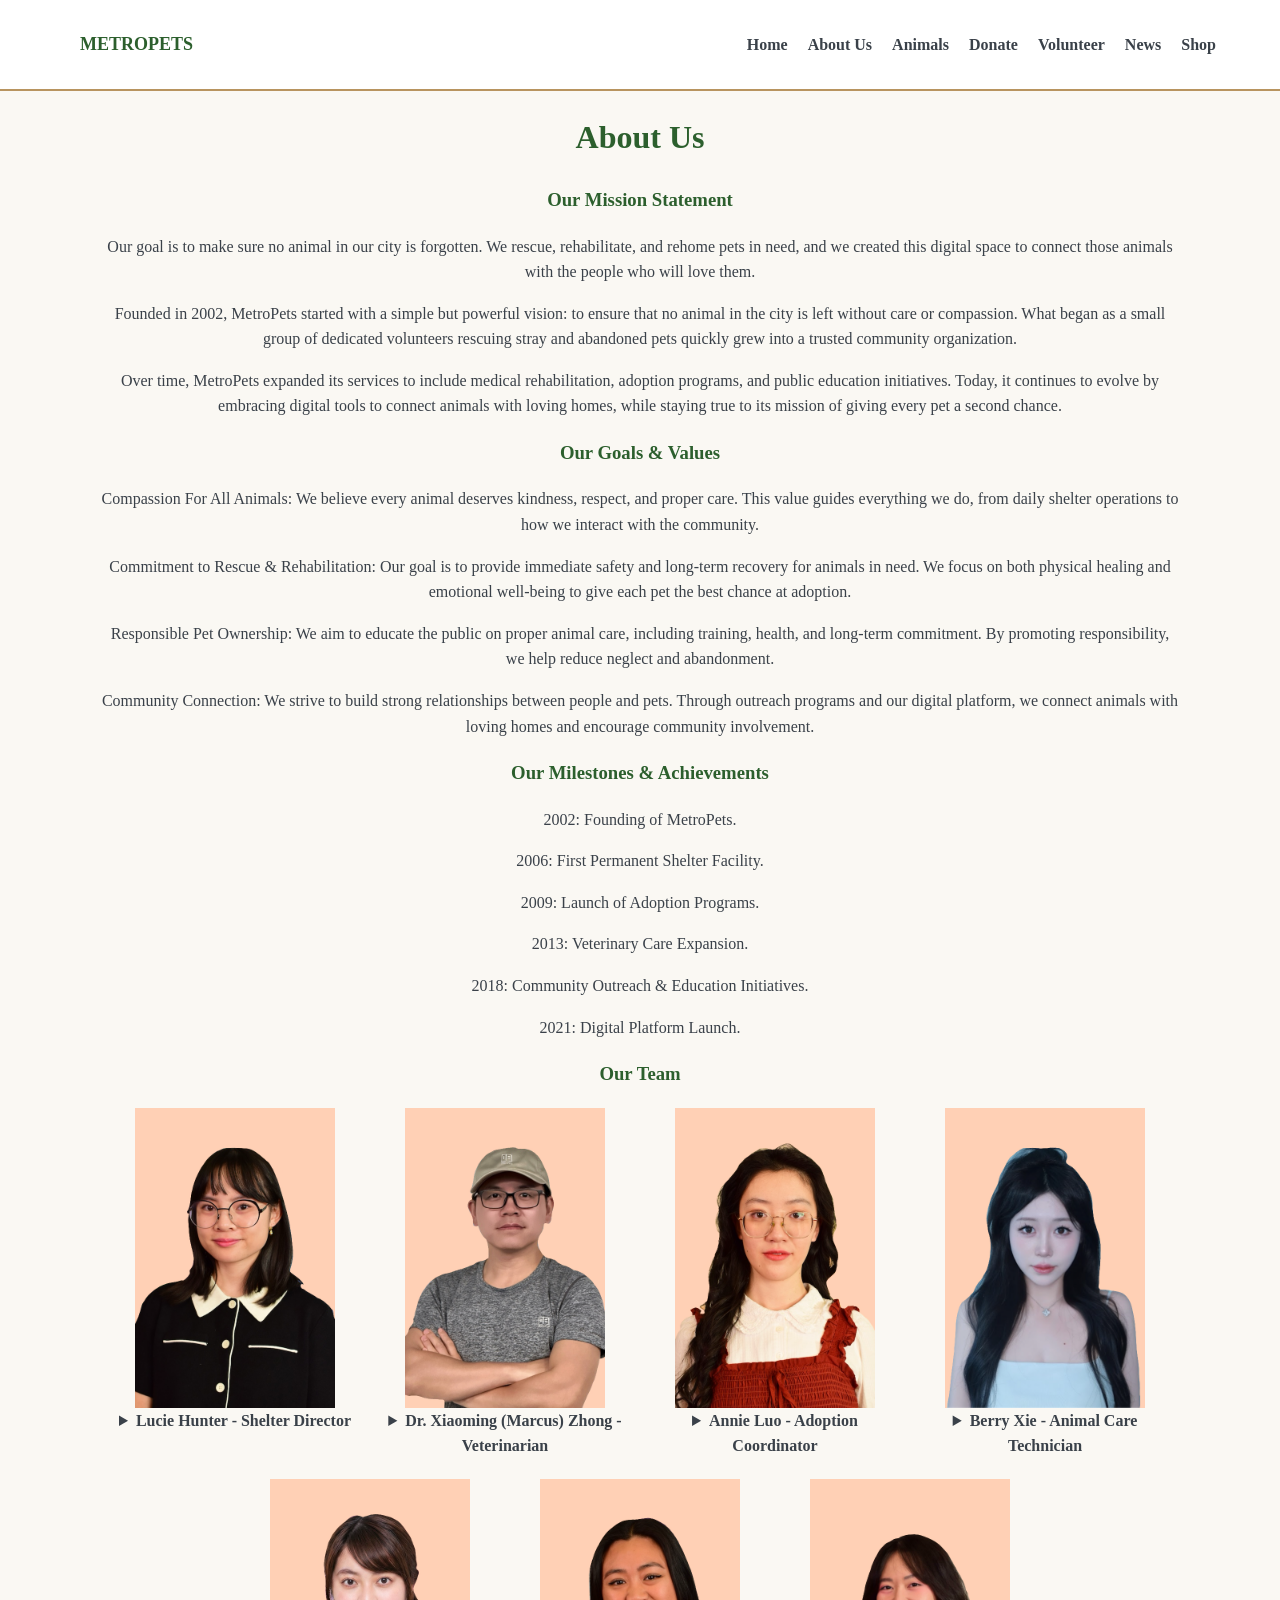
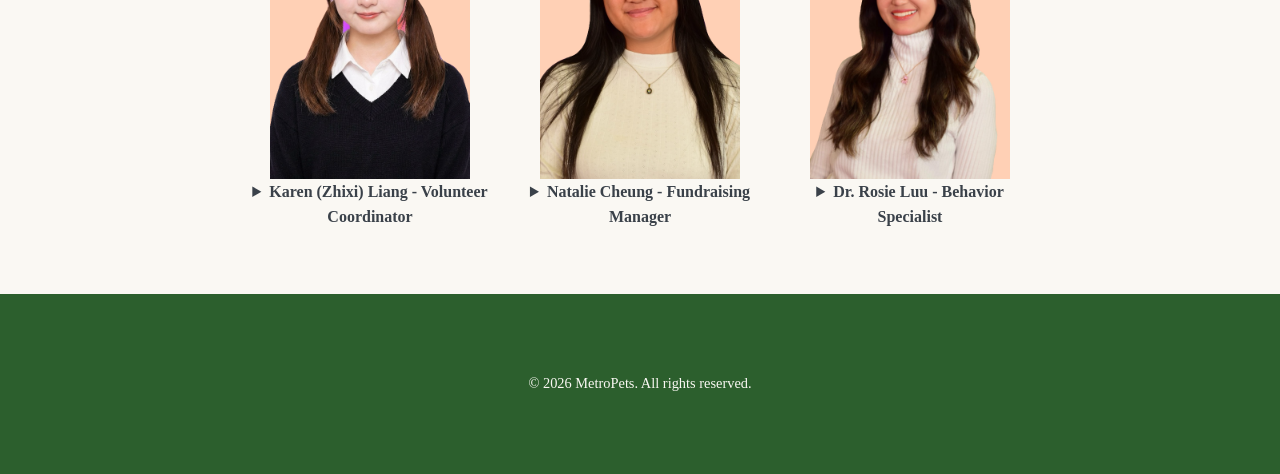
<file: about.html>
<!DOCTYPE html>
<html lang="en">
<head>
    <meta charset="UTF-8">
    <meta name="viewport" content="width=device-width, initial-scale=1.0">
    <title>about</title>
    <link rel="stylesheet" href="about.css">
</head>
<body>

   <nav id="nav_bar">
    <div id="logo">METROPETS</div>
    <ul>
        <li><a href="index.html">Home</a></li>
        <li><a href="about.html">About Us</a></li>
        <li><a href="animals.html">Animals</a></li>
        <li><a href="donation.html">Donate</a></li>
        <li><a href="volunteer.html">Volunteer</a></li>
        <li><a href="news.html">News</a></li>
        <li><a href="shop.html">Shop</a></li>
    </ul>
</nav>

    <h1 id="header">About Us</h1>
    <h3 id="text">Our Mission Statement</h3>
    <p id="text">Our goal is to make sure no animal in our city is forgotten. We rescue, rehabilitate, and rehome pets in need, and we created this digital space to connect those animals with the people who will love them.</p>
    <p id="text">Founded in 2002, MetroPets started with a simple but powerful vision: to ensure that no animal in the city is left without care or compassion. What began as a small group of dedicated volunteers rescuing stray and abandoned pets quickly grew into a trusted community organization.</p>
    <p id="text">Over time, MetroPets expanded its services to include medical rehabilitation, adoption programs, and public education initiatives. Today, it continues to evolve by embracing digital tools to connect animals with loving homes, while staying true to its mission of giving every pet a second chance.</p>

    <h3 id="header">Our Goals & Values</h3>
    <p id="text">Compassion For All Animals: We believe every animal deserves kindness, respect, and proper care. This value guides everything we do, from daily shelter operations to how we interact with the community.</p>
    <p id="text">Commitment to Rescue & Rehabilitation: Our goal is to provide immediate safety and long-term recovery for animals in need. We focus on both physical healing and emotional well-being to give each pet the best chance at adoption.</p>
    <p id="text">Responsible Pet Ownership: We aim to educate the public on proper animal care, including training, health, and long-term commitment. By promoting responsibility, we help reduce neglect and abandonment.</p>
    <p id="text">Community Connection: We strive to build strong relationships between people and pets. Through outreach programs and our digital platform, we connect animals with loving homes and encourage community involvement.</p>

    <h3 id="header">Our Milestones & Achievements</h3>
    <p id="timeline1">2002: Founding of MetroPets.</p>
    <p id="timeline2">2006: First Permanent Shelter Facility.</p>
    <p id="timeline3">2009: Launch of Adoption Programs.</p>
    <p id="timeline4">2013: Veterinary Care Expansion.</p>
    <p id="timeline5">2018: Community Outreach & Education Initiatives.</p>
    <p id="timeline6">2021: Digital Platform Launch.</p>

<h3 id="header">Our Team</h3>

<div class="facts-container">

    <div class="fact-item">
        <img src="About_ProfilePics/LucieHunter.png" width="200">
        <details>
            <summary><strong>Lucie Hunter - Shelter Director</strong></summary>
            <p>
                Lucie has led the shelter for over a decade, transforming it from a small local operation into a nationally recognized rescue center. With a background in nonprofit management and a lifelong passion for animal welfare, she focuses on expanding adoption programs and building partnerships with veterinary clinics. Outside of work, Lucie fosters senior dogs that are often overlooked.
            </p>
        </details>
    </div>

    <div class="fact-item">
        <img src="About_ProfilePics/Xiaoming_Marcus_Zhong.png" width="200">
        <details>
            <summary><strong>Dr. Xiaoming (Marcus) Zhong - Veterinarian</strong></summary>
            <p>
                Dr. Zhong joined the shelter after several years in private practice, seeking more meaningful, community-focused work. He specializes in emergency care and rehabilitation for injured animals brought in by animal control. Known for his calm demeanor, Xiaoming has helped save hundreds of animals and regularly trains staff in basic medical care.
            </p>
        </details>
    </div>

    <div class="fact-item">
        <img src="About_ProfilePics/AnnieLuo.png" width="200">
        <details>
            <summary><strong>Annie Luo - Adoption Coordinator</strong></summary>
            <p>
                Annie is the friendly face many adopters first meet. With a degree in psychology, she has a knack for matching families with the right pets based on lifestyle and personality. Annie also runs adoption events and has successfully placed over 1,000 animals into loving homes.
            </p>
        </details>
    </div>

    <div class="fact-item">
        <img src="About_ProfilePics/BerryXie.png" width="200">
        <details>
            <summary><strong>Berry Xie - Animal Care Technician</strong></summary>
            <p>
                Berry ensures the animals are clean, fed, and comfortable every day. Starting as a volunteer in high school, Berry quickly turned her passion into a full-time career. She is especially skilled at working with anxious or traumatized animals, helping them feel safe and ready for adoption.
            </p>
        </details>
    </div>

    <div class="fact-item">
        <img src="About_ProfilePics/KarenLiang.png" width="200">
        <details>
            <summary><strong>Karen (Zhixi) Liang - Volunteer Coordinator</strong></summary>
            <p>
                Karen manages a team of over 150 volunteers. With a background in human resources, she excels at training and organizing people from all walks of life. Karen developed a mentorship program that pairs new volunteers with experienced ones, improving retention and overall animal care quality.
            </p>
        </details>
    </div>

    <div class="fact-item">
        <img src="About_ProfilePics/NatalieCheung.png" width="200">
        <details>
            <summary><strong>Natalie Cheung - Fundraising Manager</strong></summary>
            <p>
                Natalie is the creative force behind the shelter’s funding efforts. From organizing charity galas to running viral social media campaigns, Natalie has doubled the shelter’s annual donations in just three years. She believes storytelling is key and often shares heartwarming rescue stories to engage the community.
            </p>
        </details>
    </div>

    <div class="fact-item">
        <img src="About_ProfilePics/RosieLuu.png" width="200">
        <details>
            <summary><strong>Dr. Rosie Luu - Behavior Specialist</strong></summary>
            <p>
                Dr. Luu is an animal behaviorist who works with pets that have experienced trauma or behavioral challenges. With a PhD in animal behavior, she designs rehabilitation plans that improve adoptability. Her work has helped many “unadoptable” animals find homes, including several formerly aggressive dogs.
            </p>
        </details>
    </div>

</div>



                            <script>
/////Timeline Details/////
                               const timeline1 = document.getElementById("timeline1");
                               timeline1.addEventListener("mouseover",function(){
                                this.dataset.original = this.innerHTML;
                                this.innerHTML = "2002: Founding of MetroPets. MetroPets was established by a small group of volunteers dedicated to rescuing stray and abandoned animals, operating out of a modest temporary shelter."
                            });
                               timeline1.addEventListener("mouseout", function(){
                                this.innerHTML = this.dataset.original;
                            });  


                               const timeline2 = document.getElementById("timeline2");
                               timeline2.addEventListener("mouseover",function(){
                                this.dataset.original = this.innerHTML;
                                this.innerHTML = "2006: First Permanent Shelter Facility. The organization secured funding to open its first full-service shelter, allowing for increased capacity and improved care for rescued animals."
                            });
                               timeline2. addEventListener("mouseout", function(){
                                this.innerHTML = this.dataset.original;
                            });  


                                const timeline3 = document.getElementById("timeline3");
                               timeline3.addEventListener("mouseover",function(){
                                this.dataset.original = this.innerHTML;
                                this.innerHTML = "2009: Launch of Adoption Programs. MetroPets introduced structured adoption services, including community adoption events, which significantly increased successful placements."
                            });
                               timeline3. addEventListener("mouseout", function(){
                                this.innerHTML = this.dataset.original;
                            }); 


                            const timeline4 = document.getElementById("timeline4");
                               timeline4.addEventListener("mouseover",function(){
                                this.dataset.original = this.innerHTML;
                                this.innerHTML = "2013: Veterinary Care Expansion. An on-site veterinary clinic was added, enabling the shelter to provide medical treatment, vaccinations, and rehabilitation for injured and sick animals."
                            });
                               timeline4. addEventListener("mouseout", function(){
                                this.innerHTML = this.dataset.original;
                            }); 


                              const timeline5 = document.getElementById("timeline5");
                               timeline5.addEventListener("mouseover",function(){
                                this.dataset.original = this.innerHTML;
                                this.innerHTML = "2018: Community Outreach & Education Initiatives. MetroPets expanded into public education, offering workshops and campaigns focused on responsible pet ownership."
                            });
                               timeline5. addEventListener("mouseout", function(){
                                this.innerHTML = this.dataset.original;
                            }); 


                             const timeline6 = document.getElementById("timeline6");
                               timeline6.addEventListener("mouseover",function(){
                                this.dataset.original = this.innerHTML;
                                this.innerHTML = "2021: Digital Platform Launch. MetroPets launched its online platform to connect animals with potential adopters, making it easier for the community to engage, adopt, and support."
                            });
                               timeline6. addEventListener("mouseout", function(){
                                this.innerHTML = this.dataset.original;
                            });   
/////Timeline Details/////

                        </script>

                        <footer>
        <div id="footer-content">
            <p id="copyright">&copy; 2026 MetroPets. All rights reserved.</p>
        </div>
    </footer>
                    </body>
                    </html>
</file>
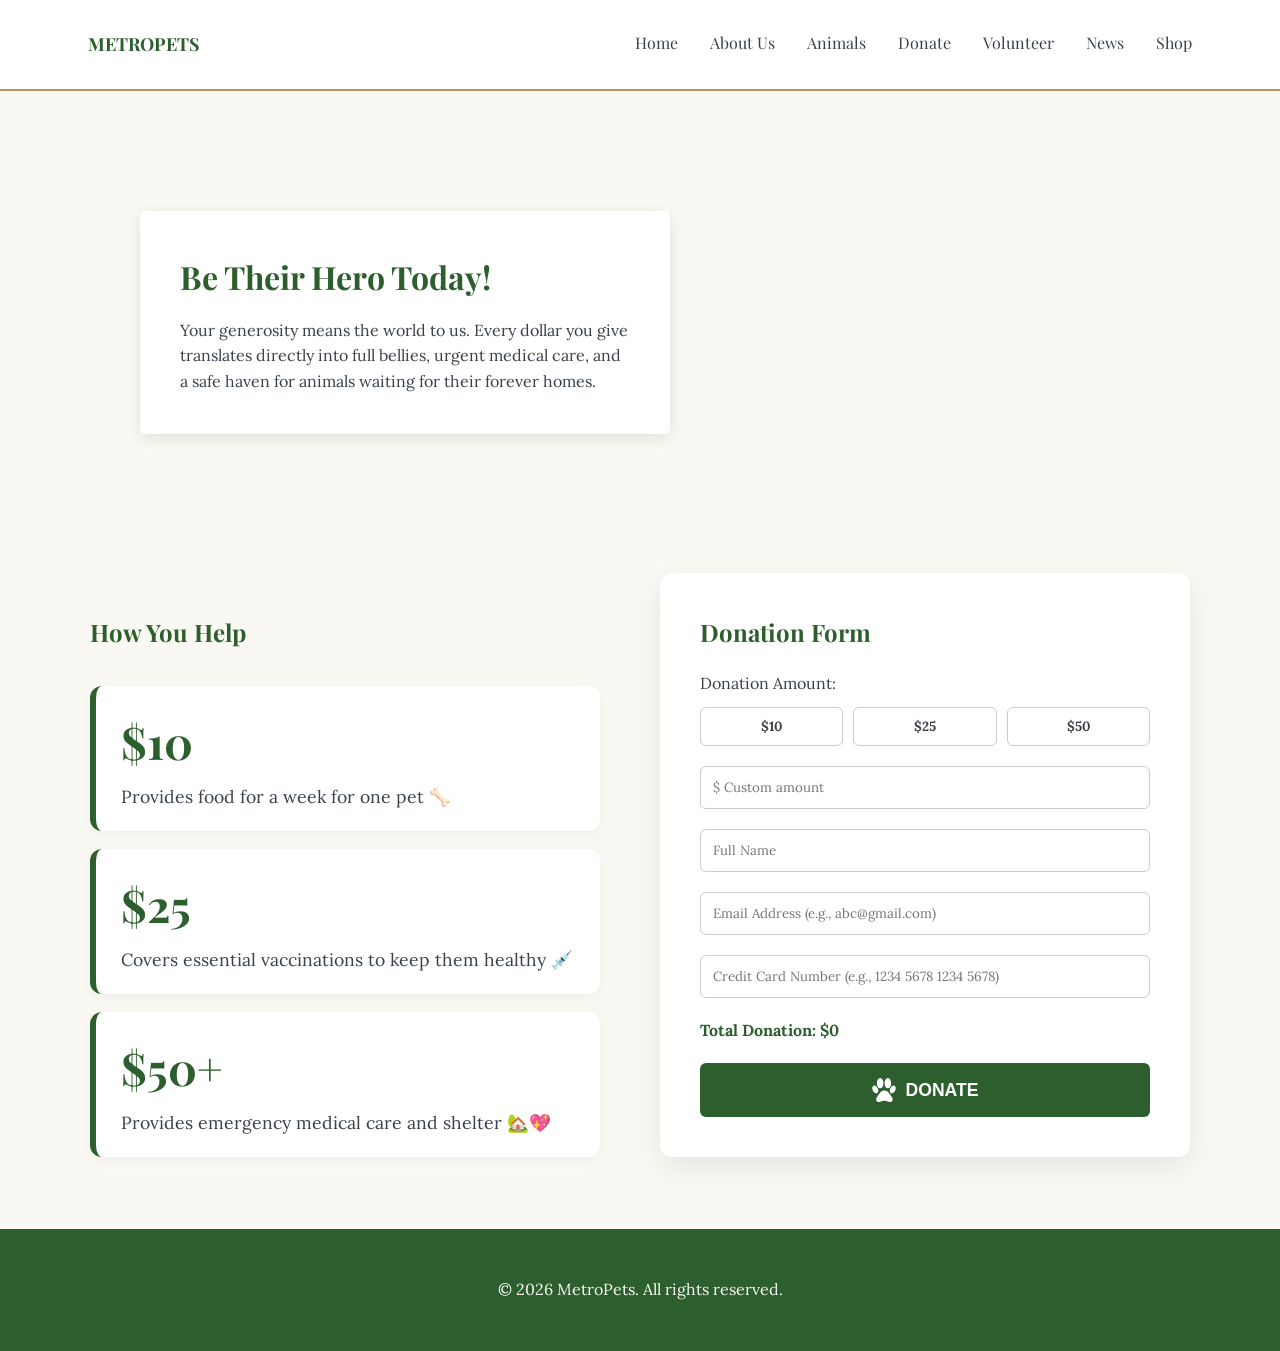
<file: donation.html>
<!DOCTYPE html>
<html lang="en">
<head>
    <meta charset="UTF-8">
    <meta name="viewport" content="width=device-width, initial-scale=1.0">
    <title>Donation - MetroPets</title>
    
    <link rel="preconnect" href="https://fonts.googleapis.com">
    <link rel="preconnect" href="https://fonts.gstatic.com" crossorigin>
    <link href="https://fonts.googleapis.com/css2?family=Lora:ital,wght@0,400..700;1,400..700&family=Playfair+Display:ital,wght@0,400..900;1,400..900&display=swap" rel="stylesheet">
    
    <link rel="stylesheet" href="donation.css">

</head>
<body>

    <nav id="nav_bar">
        <ul>
            <li><a href="shop.html">Shop</a></li>
            <li><a href="news.html">News</a></li>
            <li><a href="volunteer.html">Volunteer</a></li>
            <li><a href="donation.html">Donate</a></li>
            <li><a href="animals.html">Animals</a></li>
            <li><a href="about.html">About Us</a></li>
            <li><a href="index.html">Home</a></li>
            <div id="logo">METROPETS</div>
        </ul>
    </nav>

    <div class="container">
        <div class="herosection">
            <div class="herotext">
                <h1>Be Their Hero Today!</h1>    
                <p>Your generosity means the world to us. Every dollar you give translates directly into full bellies, urgent medical care, and a safe haven for animals waiting for their forever homes.</p>
            </div>
        </div>

        <div class="donationlayout">
            <div class="impact">
                <h2>How You Help</h2>
                <div class="impactitems">
                    <div class="impactitem">
                        <h3>$10</h3>
                        <p>Provides food for a week for one pet 🦴</p>
                    </div>
                    <div class="impactitem">
                        <h3>$25</h3>
                        <p>Covers essential vaccinations to keep them healthy 💉</p>
                    </div>
                    <div class="impactitem">
                        <h3>$50+</h3>
                        <p>Provides emergency medical care and shelter 🏡💖</p>
                    </div>
                </div>
            </div>

            <div class="donationcard">
                <form id="donationform"> 
                    <h2>Donation Form</h2>

                    <div class="formgroup">

                        <label>Donation Amount:</label>
                        <div class="amountbuttons">
                            <button type="button" id="b1" class="amountbutton">$10</button>
                            <button type="button" id="b2" class="amountbutton">$25</button>
                            <button type="button" id="b3" class="amountbutton">$50</button>
                        </div>

                        <input type="number" id="customamount" class="inputfield" placeholder="$ Custom amount">

                    </div>

                    <div class="formgroup">
                        <input type="text" id="fullname" class="inputfield" placeholder="Full Name">
                    </div>

                    <div class="formgroup">
                        <input type="email" id="emailaddress" class="inputfield" placeholder="Email Address (e.g., abc@gmail.com)">
                    </div>

                    <div class="formgroup">
                        <input type="text" id="cardnumber" class="inputfield" maxlength="19" placeholder="Credit Card Number (e.g., 1234 5678 1234 5678)">
                    </div>

                    <div class="formgroup">
                        <p style="font-weight: bold; color: var(--primary-color);">Total Donation: $<span id="totaldisplay">0</span></p>  
                    </div>

                    <p id="messagebox" ></p>

                    <button type="button" id="submitbutton" class="submitbutton"><svg width="24" height="24" viewBox="0 0 48.839 48.839" fill="currentColor">
                     <path d="M39.041,36.843c2.054,3.234,3.022,4.951,3.022,6.742c0,3.537-2.627,5.252-6.166,5.252
                     c-1.56,0-2.567-0.002-5.112-1.326c0,0-1.649-1.509-5.508-1.354c-3.895-0.154-5.545,1.373-5.545,1.373
                     c-2.545,1.323-3.516,1.309-5.074,1.309c-3.539,0-6.168-1.713-6.168-5.252c0-1.791,0.971-3.506,3.024-6.742
                     c0,0,3.881-6.445,7.244-9.477c2.43-2.188,5.973-2.18,5.973-2.18h1.093v-0.001c0,0,3.698-0.009,5.976,2.181
                     C35.059,30.51,39.041,36.844,39.041,36.843z M16.631,20.878c3.7,0,6.699-4.674,6.699-10.439S20.331,0,16.631,0
                     S9.932,4.674,9.932,10.439S12.931,20.878,16.631,20.878z M10.211,30.988c2.727-1.259,3.349-5.723,1.388-9.971
                     s-5.761-6.672-8.488-5.414s-3.348,5.723-1.388,9.971C3.684,29.822,7.484,32.245,10.211,30.988z M32.206,20.878
                     c3.7,0,6.7-4.674,6.7-10.439S35.906,0,32.206,0s-6.699,4.674-6.699,10.439C25.507,16.204,28.506,20.878,32.206,20.878z
                     M45.727,15.602c-2.728-1.259-6.527,1.165-8.488,5.414s-1.339,8.713,1.389,9.972c2.728,1.258,6.527-1.166,8.488-5.414
                     S48.455,16.861,45.727,15.602z"></path>
                 </svg> DONATE</button>
             </form>
         </div>
     </div>
 </div>
 <footer>
    <div id="footer-content">
        <p id="copyright">&copy; 2026 MetroPets. All rights reserved.</p>
    </div>

</footer>
<script>

    var b1=document.querySelector("#b1");
    var b2=document.querySelector("#b2");
    var b3=document.querySelector("#b3");

    var fullname=document.querySelector("#fullname");
    var emailaddress=document.querySelector("#emailaddress");
    var cardnumber=document.querySelector("#cardnumber");
    var customamount=document.querySelector("#customamount");
    var totaldisplay=document.querySelector("#totaldisplay");

    var submitbutton=document.querySelector("#submitbutton");

    var totalamount=0;

    b1.addEventListener("mouseover", gradient);
    b2.addEventListener("mouseover", gradient);
    b3.addEventListener("mouseover", gradient);

    b1.addEventListener("mouseout", back);
    b2.addEventListener("mouseout", back);
    b3.addEventListener("mouseout", back);

    b1.addEventListener("click", handlebuttonamount);
    b2.addEventListener("click", handlebuttonamount);
    b3.addEventListener("click", handlebuttonamount);

    fullname.addEventListener("mouseover", border);
    emailaddress.addEventListener("mouseover", border);
    cardnumber.addEventListener("mouseover", border);
    customamount.addEventListener("mouseover", border);

    fullname.addEventListener("mouseout", back2);
    emailaddress.addEventListener("mouseout", back2);
    cardnumber.addEventListener("mouseout", back2);
    customamount.addEventListener("mouseout", back2);

    submitbutton.addEventListener("mouseover", bold);
    submitbutton.addEventListener("mouseout", back3);

    submitbutton.addEventListener("click", checkform);

    cardnumber.addEventListener("input", function() {
    // Delete space/ non-numbers
        var rawNumbers = this.value.replace(/\D/g, '');

    // Separate card numbers into 4 groups with 3 spaces
        var formattedCard = rawNumbers.match(/\d{1,4}/g)?.join(' ') || '';

    // Length limit: 16 numbers + 3 spaces = max 19 characters
        this.value = formattedCard.substring(0, 19);
    });

    function gradient(){
        if (this.id=="b1"){this.style.background = 'linear-gradient(to bottom, #ffffff 0%, #e2e8f0 100%)';}
        else if(this.id=="b2"){this.style.background = 'linear-gradient(to bottom, #ffffff 0%, #e2e8f0 100%)';}
        else if(this.id=="b3"){this.style.background = 'linear-gradient(to bottom, #ffffff 0%, #e2e8f0 100%)';}
    }

    function back(){
        if (this.id=="b1"){this.style.background = ''}
         else if(this.id=="b2"){this.style.background = ''}
            else if(this.id=="b3"){this.style.background = ''}
        }

    function border(){
        if (this.id=="fullname"){this.style.border = "2px solid var(--primary-color)";}
        else if(this.id=="emailaddress"){this.style.border = "2px solid var(--primary-color)";}
        else if(this.id=="cardnumber"){this.style.border = "2px solid var(--primary-color)";}
        else if(this.id=="customamount"){this.style.border = "2px solid var(--primary-color)";}
    }

    function back2(){
        if (this.id=="fullname"){this.style.border = ''}
         else if(this.id=="emailaddress"){this.style.border = ''}
            else if(this.id=="cardnumber"){this.style.border = ''}
                else if(this.id=="customamount"){this.style.border = "";}
        }

        function bold(){submitbutton.style.background = "#1a3b1a";
    }

    function back3(){submitbutton.style.background = '';
}

function checkform(){
    var messagebox=document.querySelector("#messagebox");
    var nameval=fullname.value;
    var emailval=emailaddress.value;
    var cardval=cardnumber.value;

            // Reset borders to normal state (gray)

    fullname.style.border = "1px solid #ccc";
    emailaddress.style.border = "1px solid #ccc";
    customamount.style.border = "1px solid #ccc";
    cardnumber.style.border = "1px solid #ccc";
    messagebox.textContent = "";

            // Scene 1: missing personal info 

    if(nameval=="" || emailval=="" || cardval==""){messagebox.textContent="Please fill in all required fields.";
    messagebox.style.color="red";

    if (nameval=="") {fullname.style.border = "2px solid red";}
    if (emailval=="") {emailaddress.style.border = "2px solid red";}
    if (cardval=="") {cardnumber.style.border="2px solid red";}
    return;}

            // Scene 2: invalid donation amount 

    if (totalamount<= 0) {messagebox.textContent="Please select or enter a valid donation amount.";
    messagebox.style.color="red";
    customamount.style.border="2px solid red";
    return;}

            // Scene 3: invalid email 

    if (isValidEmail(emailval)==false) {
        messagebox.textContent="Please enter a valid email address.";
        messagebox.style.color="red";
        emailaddress.style.border="2px solid red";
        return;}

            // Scene 4: invalid card number

        if (isValidCard(cardval) == false) {
            messagebox.textContent = "Please enter a valid 16-digit credit card number.";
            messagebox.style.color = "red";
            cardnumber.style.border = "2px solid red";
            return;
        }

        messagebox.textContent="Thank you, "+nameval+"! Your donation makes a difference.";
        messagebox.style.color="green";

                // Reset after successful donation

        fullname.value = "";
        emailaddress.value = "";
        customamount.value = "";
        cardnumber.value = "";
        totalamount=0;
        document.querySelector("#totaldisplay").textContent = "0";
        clearSelection(); 
    }

    function isValidEmail(email) {
        return email.includes("@") && email.includes(".");
    }

    function isValidCard(card) {
        var cleanCard = card.replace(/\s+/g, '');
        var regex = /^\d{16}$/;
        return regex.test(cleanCard);
    }

            // Remove highlight from all buttons and custom amount input

    function clearSelection() {
        b1.classList.remove("selectedamount");
        b2.classList.remove("selectedamount");
        b3.classList.remove("selectedamount");
        customamount.classList.remove("selectedamount");
    }

    function handlebuttonamount() {
        clearSelection();  
    this.classList.add("selectedamount"); // Highlight this button or input to show it is selected
    customamount.value = "";
    if (this.id == "b1") totalamount = 10;
    else if (this.id == "b2") totalamount = 25;
    else if (this.id == "b3") totalamount = 50;

    totaldisplay.textContent = totalamount; 
}

customamount.addEventListener("input", function() {
    clearSelection();  
    this.classList.add("selectedamount"); 
    
    var inputamount = Number(this.value); 
    
    if (inputamount > 0) {
        totalamount = inputamount;
    } else {
        totalamount = 0; 
    }
    
    totaldisplay.textContent = totalamount; 
});

</script>

</body>
</html>
</file>
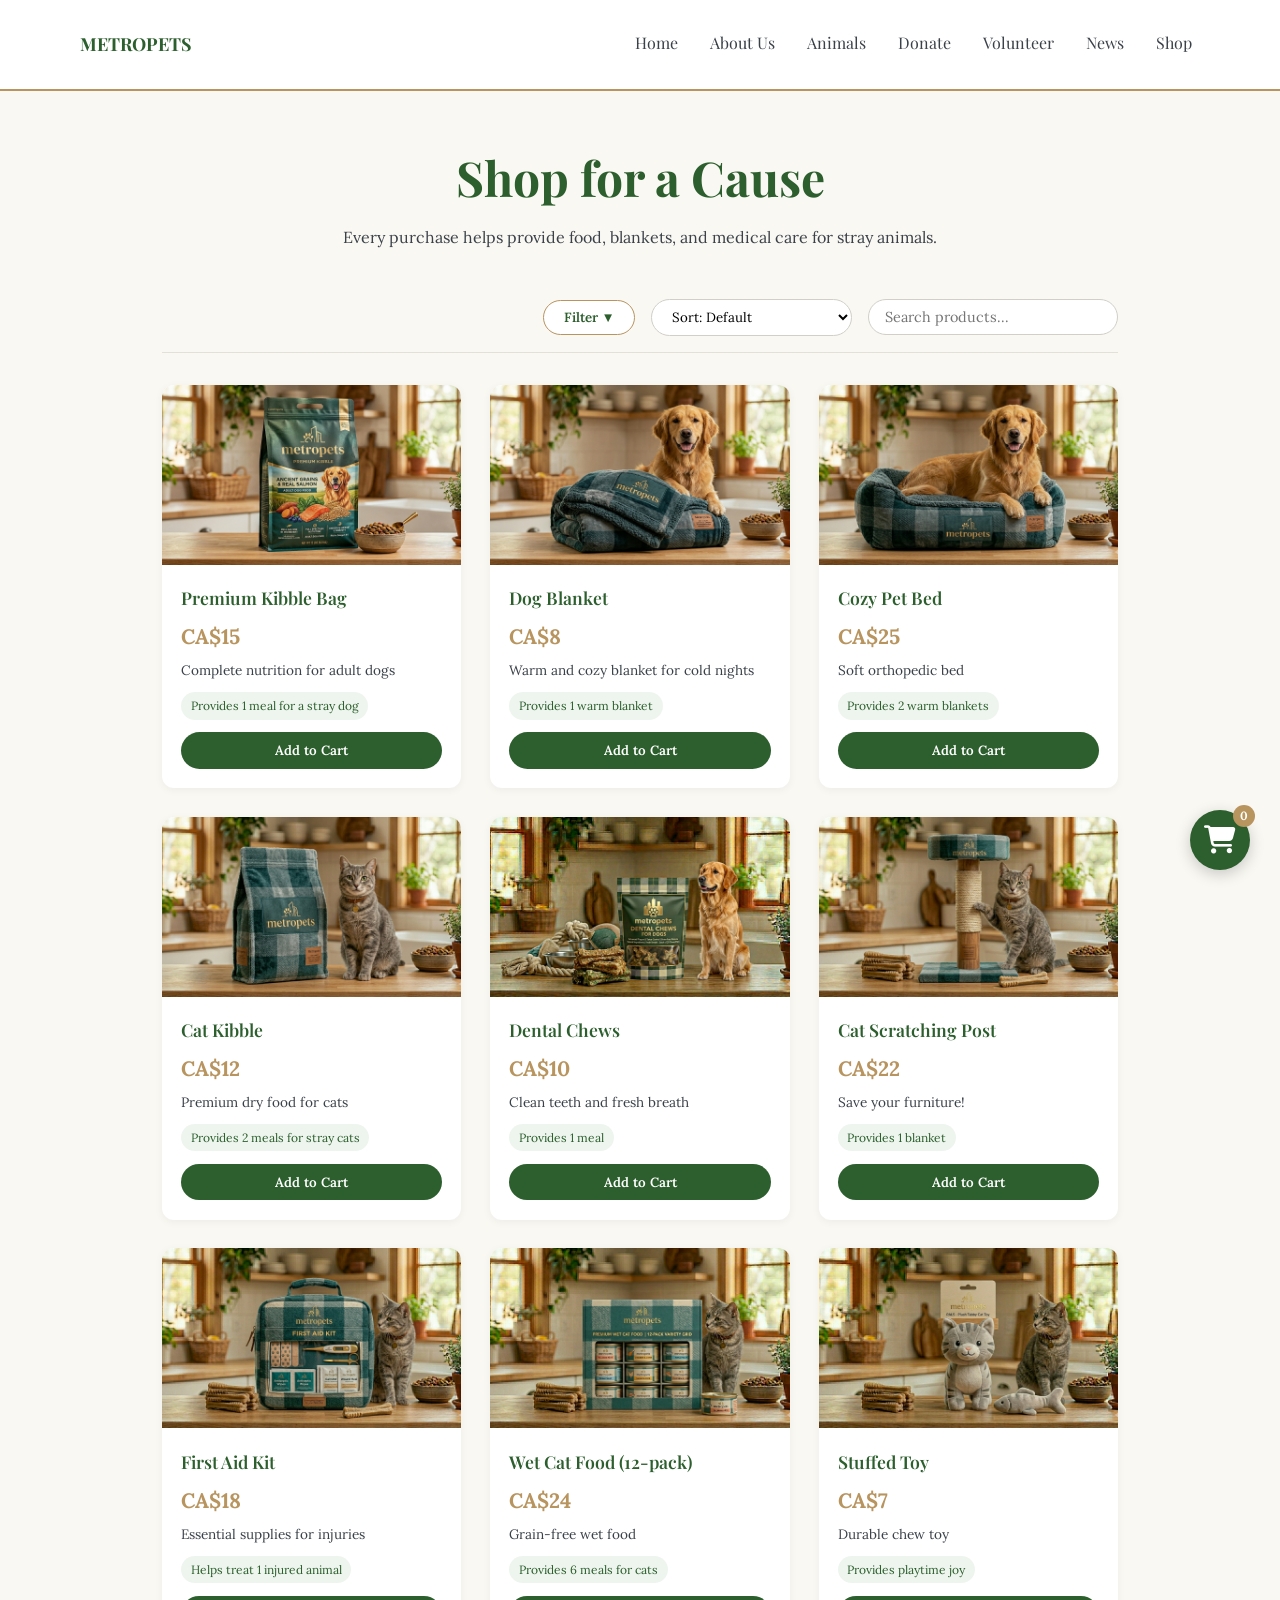
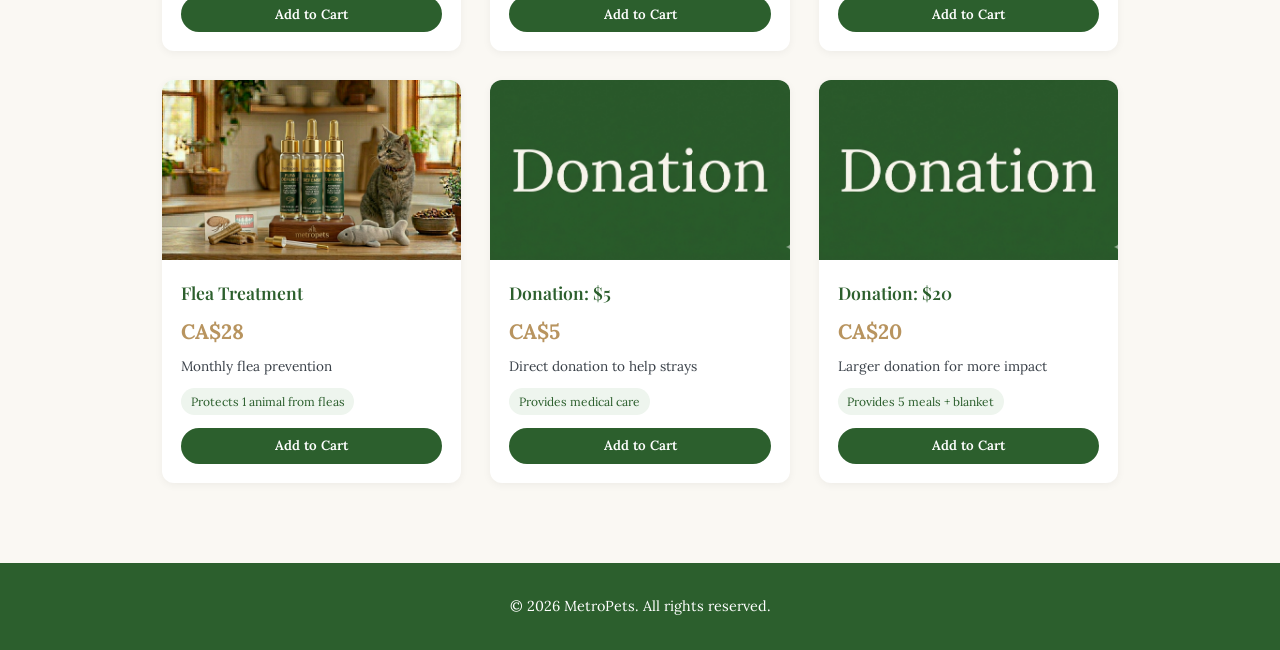
<file: shop.html>
<!DOCTYPE html>
<html lang="en">
<head>
    <meta charset="UTF-8">
    <meta name="viewport" content="width=device-width, initial-scale=1.0">
    <title>MetroPets - Shop</title>
    <link rel="stylesheet" href="shop.css">
    <link rel="stylesheet" href="https://cdnjs.cloudflare.com/ajax/libs/font-awesome/6.5.1/css/all.min.css">
    <link href="https://fonts.googleapis.com/css2?family=Playfair+Display:wght@400;700&family=Lora:wght@400;500;600&display=swap" rel="stylesheet">
</head>
<body>

    <nav>
        <div class="logo">METROPETS</div>
        <ul>
            <li><a href="index.html">Home</a></li>
            <li><a href="about.html">About Us</a></li>
            <li><a href="animals.html">Animals</a></li>
            <li><a href="donation.html">Donate</a></li>
            <li><a href="volunteer.html">Volunteer</a></li>
            <li><a href="news.html">News</a></li>
            <li><a href="shop.html">Shop</a></li>
        </ul>
        </ul>
    </nav>

    <div class="container">
        <div class="page-header">
            <h1>Shop for a Cause</h1>
            <p>Every purchase helps provide food, blankets, and medical care for stray animals.</p>
        </div>

        <!-- Controls Row: Filter Button | Sort | Search -->
        <div class="shop-controls">
            <!-- Filter Button (opens modal) -->
            <button id="filterModalBtn" class="filter-trigger-btn">Filter ▼</button>

            <!-- Sort Dropdown -->
            <select id="sortSelect" class="sort-select">
                <option value="default">Sort: Default</option>
                <option value="price-asc">Sort: Price Low to High</option>
                <option value="price-desc">Sort: Price High to Low</option>
            </select>

            <!-- Search Box -->
            <div class="search-box">
                <input type="text" id="searchInput" placeholder="Search products...">
            </div>
        </div>

        <!-- Message Area -->
        <div id="messageArea" class="message-area"></div>

        <!-- Product Grid -->
        <div id="productGrid" class="product-grid"></div>
    </div>

    <!-- Filter Modal (Popup) -->
    <div id="filterModal" class="modal">
        <div class="modal-content">
            <span class="close-btn">&times;</span>
            <h3>Filter by Category</h3>
            <div class="modal-filter-group">
                <button data-category="all" class="filter-btn active">All</button>
                <button data-category="food" class="filter-btn">Dog Food</button>
                <button data-category="cat-food" class="filter-btn">Cat Food</button>
                <button data-category="accessories" class="filter-btn">Accessories</button>
                <button data-category="medical" class="filter-btn">Medical</button>
                <button data-category="donation" class="filter-btn">Donation</button>
            </div>
            <button id="modalClearBtn" class="clear-btn" style="margin-top: 1rem;">Clear All Filters</button>
        </div>
    </div>

    <!-- Shopping Cart Sidebar -->
    <div id="cartSidebar" class="cart-sidebar">
        <div class="cart-sidebar-header">
            <h3>Add to Cart <i class="fas fa-shopping-cart"></i></h3>
            <span id="closeCartBtn" class="close-cart">&times;</span>
        </div>
        <div id="cartItemsList" class="cart-items-list">
            <div class="empty-cart-message">Your cart is empty</div>
        </div>
        <div class="cart-sidebar-footer">
            <div class="cart-total">Total: $<span id="cartTotalAmount">0</span></div>
            <button id="checkoutBtn" class="checkout-btn">Checkout</button>
        </div>
    </div>

    <!-- Cart Icon -->
    <div id="cartIcon" class="cart-icon">
        <i class="fas fa-shopping-cart" style="font-size: 28px; color: white;"></i>
        <span id="cartItemCount" class="cart-item-count">0</span>
    </div>

    <footer>
        <p>&copy; 2026 MetroPets. All rights reserved.</p>
    </footer>

    <script src="shop.js"></script>
</body>
</html>
</file>
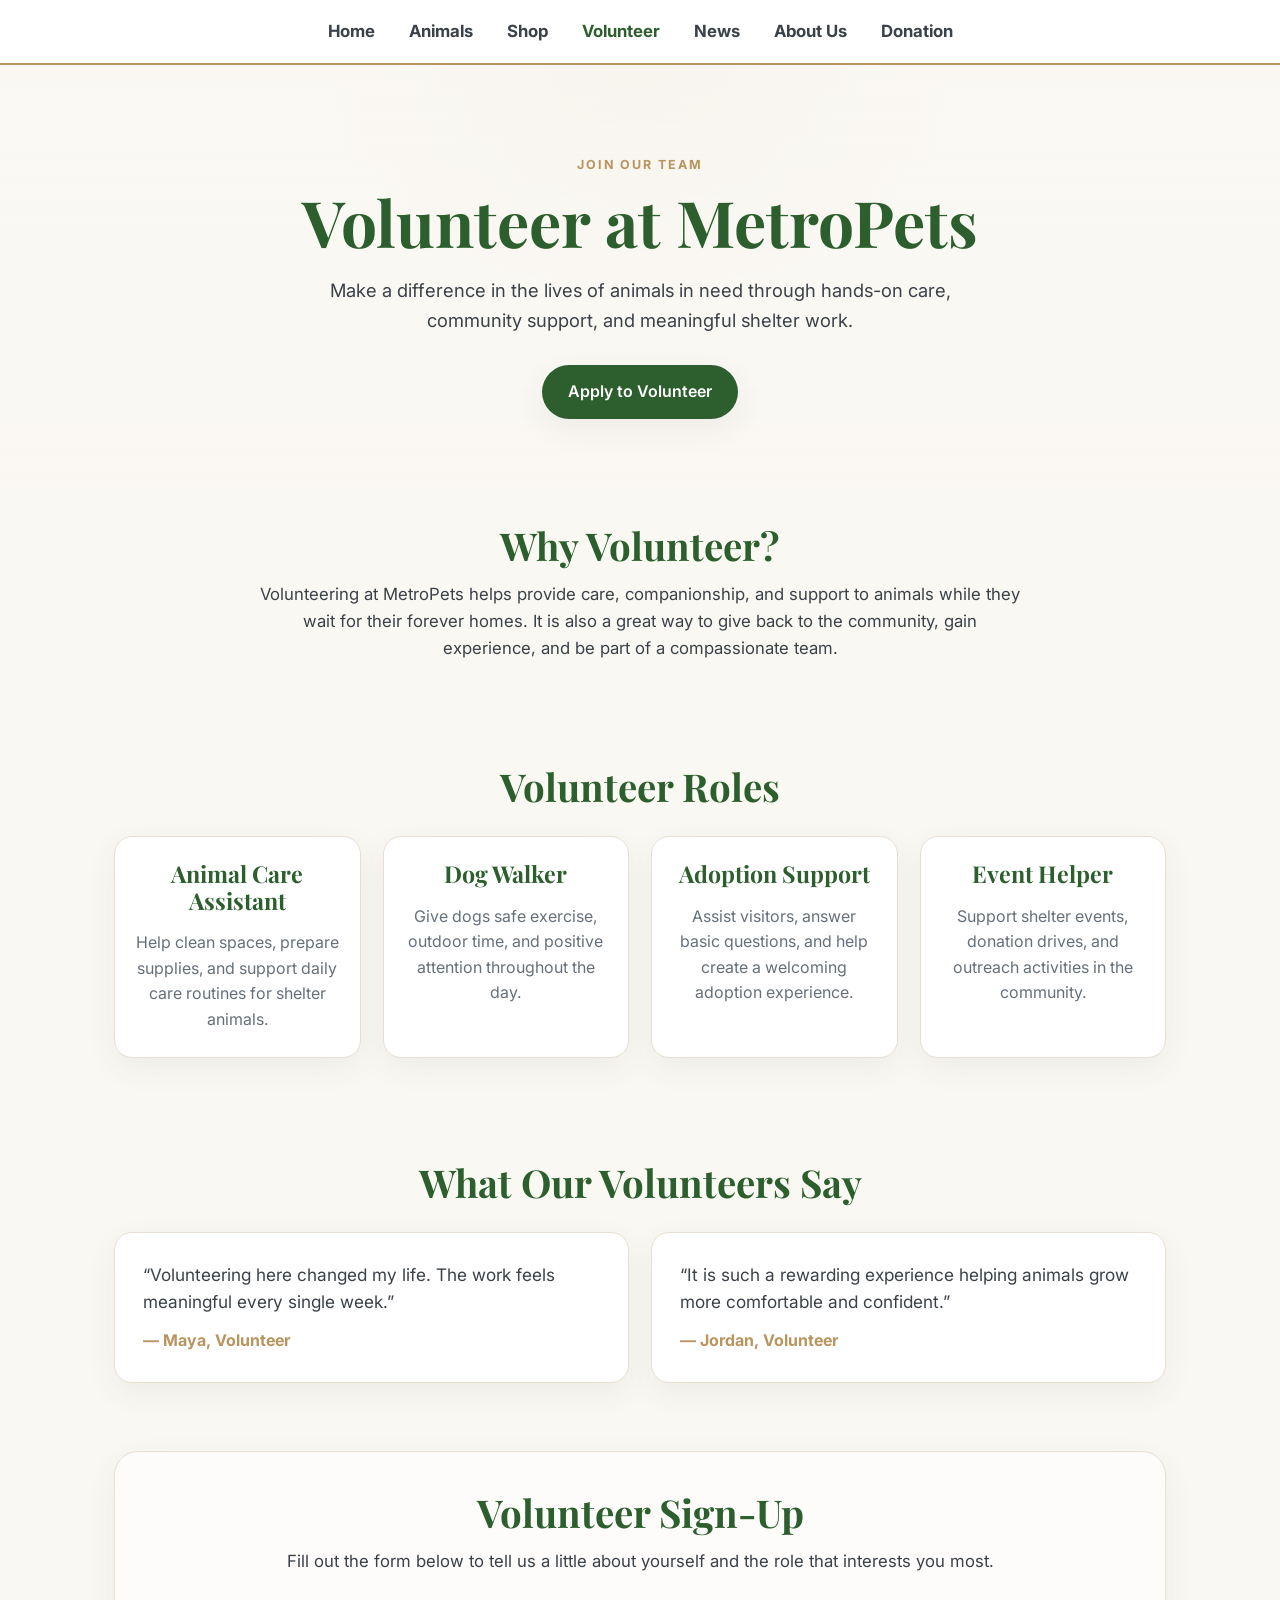
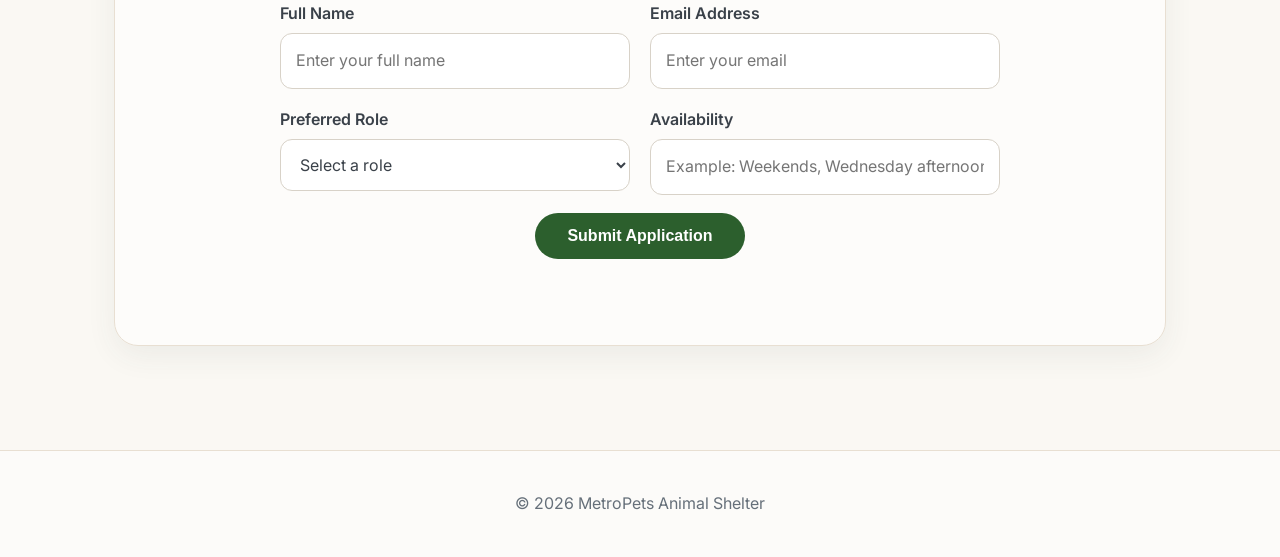
<file: volunteer.html>
<!DOCTYPE html>
<html lang="en">
<head>
  <meta charset="UTF-8">
  <meta name="viewport" content="width=device-width, initial-scale=1.0">
  <title>Volunteer | MetroPets</title>
  <link rel="preconnect" href="https://fonts.googleapis.com">
  <link rel="preconnect" href="https://fonts.gstatic.com" crossorigin>
  <link href="https://fonts.googleapis.com/css2?family=Playfair+Display:wght@600;700&family=Inter:wght@400;500;600&display=swap" rel="stylesheet">
  <link rel="stylesheet" href="volunteer.css">
</head>
<body>
  <nav class="navbar">
    <ul class="nav-links">
      <li><a href="index.html">Home</a></li>
      <li><a href="animals.html">Animals</a></li>
      <li><a href="shop.html">Shop</a></li>
      <li><a href="volunteer.html" class="active">Volunteer</a></li>
      <li><a href="news.html">News</a></li>
      <li><a href="about.html">About Us</a></li>
      <li><a href="donation.html">Donation</a></li>
    </ul>
  </nav>

  <header class="hero">
    <div class="hero-content">
      <p class="eyebrow">Join Our Team</p>
      <h1>Volunteer at MetroPets</h1>
      <p class="hero-text">Make a difference in the lives of animals in need through hands-on care, community support, and meaningful shelter work.</p>
      <a href="#signup" class="hero-button">Apply to Volunteer</a>
    </div>
  </header>

  <main class="page-container">
    <section class="content-section intro-section">
      <h2>Why Volunteer?</h2>
      <p>
        Volunteering at MetroPets helps provide care, companionship, and support to animals while they wait for their forever homes.
        It is also a great way to give back to the community, gain experience, and be part of a compassionate team.
      </p>
    </section>

    <section class="content-section">
      <h2>Volunteer Roles</h2>
      <div class="roles-grid">
        <article class="card role-card">
          <h3>Animal Care Assistant</h3>
          <p>Help clean spaces, prepare supplies, and support daily care routines for shelter animals.</p>
        </article>
        <article class="card role-card">
          <h3>Dog Walker</h3>
          <p>Give dogs safe exercise, outdoor time, and positive attention throughout the day.</p>
        </article>
        <article class="card role-card">
          <h3>Adoption Support</h3>
          <p>Assist visitors, answer basic questions, and help create a welcoming adoption experience.</p>
        </article>
        <article class="card role-card">
          <h3>Event Helper</h3>
          <p>Support shelter events, donation drives, and outreach activities in the community.</p>
        </article>
      </div>
    </section>

    <section class="content-section">
      <h2>What Our Volunteers Say</h2>
      <div class="testimonial-grid">
        <article class="card testimonial">
          <p class="quote">“Volunteering here changed my life. The work feels meaningful every single week.”</p>
          <p class="author">— Maya, Volunteer</p>
        </article>
        <article class="card testimonial">
          <p class="quote">“It is such a rewarding experience helping animals grow more comfortable and confident.”</p>
          <p class="author">— Jordan, Volunteer</p>
        </article>
      </div>
    </section>

    <section class="content-section form-section" id="signup">
      <h2>Volunteer Sign-Up</h2>
      <p class="form-intro">Fill out the form below to tell us a little about yourself and the role that interests you most.</p>

      <form id="volunteerForm" class="volunteer-form" novalidate>
        <div class="form-group">
          <label for="name">Full Name</label>
          <input type="text" id="name" name="name" placeholder="Enter your full name">
        </div>

        <div class="form-group">
          <label for="email">Email Address</label>
          <input type="email" id="email" name="email" placeholder="Enter your email">
        </div>

        <div class="form-group">
          <label for="role">Preferred Role</label>
          <select id="role" name="role">
            <option value="">Select a role</option>
            <option value="Animal Care Assistant">Animal Care Assistant</option>
            <option value="Dog Walker">Dog Walker</option>
            <option value="Adoption Support">Adoption Support</option>
            <option value="Event Helper">Event Helper</option>
          </select>
        </div>

        <div class="form-group">
          <label for="availability">Availability</label>
          <input type="text" id="availability" name="availability" placeholder="Example: Weekends, Wednesday afternoons">
        </div>

        <button type="submit" class="submit-button">Submit Application</button>
        <p id="message" class="form-message" aria-live="polite"></p>
      </form>
    </section>
  </main>

  <footer class="footer">
    <p>© 2026 MetroPets Animal Shelter</p>
  </footer>

  <script src="volunteer.js"></script>
</body>
</html>
</file>
<file: about.css>
/*Profile descriptions*/
.facts-container {
    display: flex;
    flex-wrap: wrap;
    justify-content: center;
    gap: 20px;
}

.fact-item {
    width: 250px;
    text-align: center; 
}

.fact-item img {
    display: block;
    margin: 0 auto; 
}
/*Profile descriptions*/

/* FOOTER */
#footer-content{
    background-color: #2c5f2d;
    color:#faf8f3;
    padding: 32px;
}

#copyright{
    text-align: center;
} 
/* FOOTER */

/* Navigation Bar */
#nav_bar {
    display: flex;
    align-items: center;
    justify-content: space-between;
}

#nav_bar ul {
    display: flex;
    list-style: none;
    gap: 20px;
    margin: 0;
    padding: 0;
}

#logo{
    color:#2c5f2d;
    font-family: "Playfair Display";
        font-weight: bold;
        font-size: 18px;
    padding: 14px 16px;
}

:root {
  --bg-color: #faf8f3;
  --text-color: #3a4149;
  --primary-color: #2c5f2d;
  --accent-color: #b8945f;
  --headline-font: 'Playfair Display', serif;
  --body-font: 'Lora', serif;
}
/* Navigation Bar */

/* General Body */
body {
  background-color: var(--bg-color);
  color: var(--text-color);
  font-family: var(--body-font);
  margin: 0;
  line-height: 1.6;
}

h1, h2, h3 {
  font-family: var(--headline-font);
  color: var(--primary-color);
}
/* General Body */

/* Nav Bar Style */
nav {
  background-color: white;
  padding: 1rem 5%;
  display: flex;
  justify-content: space-between;
  align-items: right;
  border-bottom: 2px solid var(--accent-color);
}

.logo {
  font-family: var(--headline-font);
  font-size: 1.5rem;
  font-weight: bold;
  color: var(--primary-color);
}

nav ul {
  list-style: none;
  display: flex;
  gap: 20px;
}

nav a {
  text-decoration: none;
  color: var(--text-color);
  font-weight: bold;
}

nav a:hover {
  color: var(--accent-color);
}

.container {
  max-width: 1100px;
  margin: 2rem auto;
  padding: 0 20px;
}

footer {
  text-align: center;
  padding: 2rem;
  font-size: 0.9rem;
  background-color: var(--primary-color);
  color: white;
  margin-top: 4rem;
}

#header {text-align: center;}
#text {text-align: center; margin-left: 100px; margin-right: 100px}
#timeline1 {text-align: center;margin-left: 100px; margin-right: 100px}
#timeline2 {text-align: center;margin-left: 100px; margin-right: 100px}
#timeline3 {text-align: center;margin-left: 100px; margin-right: 100px}
#timeline4 {text-align: center;margin-left: 100px; margin-right: 100px}
#timeline5 {text-align: center;margin-left: 100px; margin-right: 100px}
#timeline6 {text-align: center;margin-left: 100px; margin-right: 100px}
</file>
<file: donation.css>
:root {
  --bg-color: #faf8f3;
  --text-color: #3a4149;
  --primary-color: #2c5f2d;
  --accent-color: #b8945f;
  --headline-font: 'Playfair Display', serif;
  --body-font: 'Lora', serif;
}

body {
  background-color: var(--bg-color);
  color: var(--text-color);
  font-family: var(--body-font);
  margin: 0;
  line-height: 1.6;
}

h1, h2, h3 {
  font-family: var(--headline-font);
  color: var(--primary-color);
}

/* ----------------------------- NAV BAR ---------------------------- */
/* ---------------------- nav bar location */
ul {
  list-style-type: none;
  margin: 0;
  padding: 0;
  overflow: hidden;
}
/* ----------------------nav bar items align right */
ul li {
  float: right;
}
/* ---------------------- nav bar item styling */
ul li a {
  font-family: "Playfair Display";
  display: block;
  color: #3a4149;
  text-align: center;
  padding: 14px 16px;
  text-decoration: none;
}
/* ---------------------- nav bar item hover effect */
ul li a:hover {
  color: #b8945f; 
  text-decoration: underline;
  font-weight: bold;
}
/* ---------------------- nav bar container */
#nav_bar {
  background-color: white;
  padding: 16px 72px;
  border-bottom: 2px solid #b8945f;
}

#logo{
  color:#2c5f2d;
  font-family: "Playfair Display";
  font-weight: bold;
  font-size: 18px;
  padding: 14px 16px;
}


.container {
  max-width: 1100px;
  margin: 2rem auto;
  padding: 0 20px;
}

/* FOOTER --------------------------------------------------------- */
#footer-content{
  background-color: #2c5f2d;
  color:#faf8f3;
  padding: 32px;
}

#copyright{
  text-align: center;
}

.herosection{
  background-image: url(https://i.imgur.com/0P8YqBx.jpeg);
  background-size: cover;
  background-position: center; 
  height: 400px; 
  display: flex; align-items: center; 
  justify-content: flex-start;padding-left: 50px;
  margin-bottom: 50px;
}
.herotext {
  background-color: white;
  padding: 40px;
  border-radius: 5px;
  max-width: 450px;
  box-shadow: 0 4px 15px rgba(0,0,0,0.1);
}

.herotext h1 {
  margin-top: 0;
  margin-bottom: 15px;
}

.herotext p {
  margin: 0;
}


.donationlayout {
  display: flex;
  gap: 60px;
  align-items: stretch;
  margin-top: 40px;
  padding-bottom: 40px;
}

.impact {
  flex: 1;
  padding-top: 40px;
  display: flex;
  flex-direction: column;
}

.impactitems{
  display: flex;
  flex-direction: column;
  justify-content: space-between; 
  flex: 1;                        
  gap: 15px;                      
  margin-top: 15px;
}

.impactitem {
  background-color: white; 
  padding: 20px 25px;
  border-radius: 12px;
  border-left: 6px solid var(--primary-color); 
  box-shadow: 0 4px 15px rgba(0, 0, 0, 0.04); 
  transition: all 0.3s ease; 
}

.impactitem:hover {
  transform: translateY(-8px); 
  box-shadow: 0 8px 25px rgba(0, 0, 0, 0.1); 
  border-left-color: var(--accent-color); 
}

.impactitem h3{
  font-size: 2.8rem;
  color: var(--primary-color);
  margin: 0 0 5px 0;
  font-family: var(--headline-font);
}

.impactitem p{
  margin: 0;
  font-size: 1.1rem;
  color: var(--text-color);
}

.impact h2,
.donationcard h2{
  margin-top: 0;
}

.donationcard{
  flex: 1;
  background-color: white;
  padding: 40px;
  border-radius: 12px;
  box-shadow: 0 10px 30px rgba(0, 0, 0, 0.08); 
  max-width: 450px;
}

.formgroup{
  margin-bottom: 20px;
}

.amountbuttons {
  display: flex;
  gap: 10px;
  margin-top: 10px;
  margin-bottom: 20px;
}

.amountbutton {
  flex: 1;
  padding: 10px;
  border: 1px solid #ccc;
  background-color: white;
  border-radius: 6px;
  cursor: pointer;
  font-weight: bold;
  font-family: var(--body-font);
  color: var(--text-color);
}


.inputfield{
  width: 100%;
  padding: 12px;
  border: 1px solid #ccc;
  border-radius: 6px;
  font-family: var(--body-font);
  box-sizing: border-box;
}

.submitbutton{
  width: 100%;
  padding: 15px;
  background-color: var(--primary-color);
  color: white;
  border: none;
  border-radius: 6px;
  font-size: 1.1rem;
  font-weight: bold;
  cursor: pointer;
  margin-top: 10px;
  display: flex;
  justify-content: center; 
  align-items: center; 
  gap: 10px;
}

.selectedamount {
  border: 2px solid var(--primary-color); 
  color: var(--primary-color); 
  font-weight: bold;
  background-color: #f0f7f0; 
}
</file>
<file: shop.css>
:root {
    --bg-color: #faf8f3;
    --text-color: #3a4149;
    --primary-color: #2c5f2d;
    --accent-color: #b8945f;
    --headline-font: 'Playfair Display', serif;
    --body-font: 'Lora', serif;
}

* {
    margin: 0;
    padding: 0;
    box-sizing: border-box;
}

body {
    background-color: var(--bg-color);
    color: var(--text-color);
    font-family: var(--body-font);
    margin: 0;
    line-height: 1.6;
}

h1, h2, h3 {
    font-family: var(--headline-font);
    color: var(--primary-color);
}

/* ========== NAV BAR ========== */
nav {
    background-color: white;
    display: flex;
    justify-content: space-between;
    align-items: right;
    padding: 1rem 5%;
    padding-right: 72px;
    font-family: 'Lora';
    border-bottom: 2px solid var(--accent-color);
}

.logo {
    font-family: var(--headline-font);
    font-size: 18px;
    padding: 14px 16px;
    font-weight: bold;
    color: var(--primary-color);
}

nav ul {
    list-style: none;
    display: flex;
    margin: 0;
    padding: 0;
    overflow: hidden;
}

nav a {
    font-family: var(--headline-font);
    color: var(--text-color);
    display: block;
    text-align: center;
    padding: 14px 16px;
    text-decoration: none;
}

nav a:hover {
    color: var(--accent-color);
    text-decoration: underline;
    font-weight: bold;
}

/* ========== MAIN CONTAINER ========== */
.container {
    max-width: 1100px;
    margin: 2rem auto;
    padding: 16px 72px;
}

.page-header {
    text-align: center;
    margin-bottom: 2rem;
}

.page-header h1 {
    font-size: 3rem;
    margin-bottom: 0.6rem;
}

/* ========== CONTROLS ROW (Filter | Sort | Search) ========== */
.shop-controls {
    display: flex;
    flex-wrap: wrap;
    justify-content: flex-end;
    align-items: center;
    gap: 1rem;
    margin-bottom: 2rem;
    padding: 1rem 0;
    border-bottom: 1px solid #e2e0d8;
}

.filter-trigger-btn {
    padding: 0.5rem 1.2rem;
    background-color: white;
    border: 1px solid var(--accent-color);
    border-radius: 30px;
    cursor: pointer;
    font-family: var(--body-font);
    font-weight: 600;
    color: var(--primary-color);
    transition: all 0.2s;
}

.filter-trigger-btn:hover {
    background-color: var(--accent-color);
    color: white;
}

.sort-select {
    padding: 0.5rem 1rem;
    border: 1px solid #d1cfc7;
    border-radius: 30px;
    background-color: white;
    font-family: var(--body-font);
    cursor: pointer;
}

.search-box {
    flex-shrink: 0;
}

.search-box input {
    width: 250px;
    padding: 0.5rem 1rem;
    border: 1px solid #d1cfc7;
    border-radius: 30px;
    font-size: 0.9rem;
    font-family: var(--body-font);
    background-color: white;
}

.search-box input:focus {
    outline: none;
    border-color: var(--accent-color);
}

/* ========== MESSAGE AREA ========== */
.message-area {
    margin-bottom: 1.5rem;
    padding: 0.75rem 1rem;
    border-radius: 8px;
    display: none;
}

.message-area.show {
    display: block;
}

.message-area.error {
    background-color: #fee2e2;
    color: #c53030;
    border-left: 4px solid #c53030;
}

.message-area.info {
    background-color: #fef3c7;
    color: #2c5f2d;
    border-left: 4px solid #2c5f2d;
}

/* ========== PRODUCT GRID ========== */
.product-grid {
    display: grid;
    grid-template-columns: repeat(auto-fill, minmax(280px, 1fr));
    gap: 1.8rem;
}

.product-card {
    background-color: white;
    border-radius: 12px;
    overflow: hidden;
    box-shadow: 0 2px 8px rgba(0, 0, 0, 0.05);
    transition: transform 0.2s, box-shadow 0.2s;
}

.product-card:hover {
    transform: translateY(-4px);
    box-shadow: 0 12px 20px -8px rgba(0, 0, 0, 0.1);
}

.product-image {
    width: 100%;
    height: 180px;
    background-color: #f0eeea;
    display: flex;
    align-items: center;
    justify-content: center;
    overflow: hidden;
}

.product-image img {
    width: 100%;
    height: 100%;
    object-fit: cover;
}

.product-info {
    padding: 1.2rem;
}

.product-name {
    font-size: 1.1rem;
    font-weight: 600;
    color: var(--primary-color);
    margin-bottom: 0.25rem;
    font-family: var(--headline-font);
}

.product-price {
    font-size: 1.3rem;
    font-weight: bold;
    color: var(--accent-color);
    margin: 0.5rem 0;
}

.product-description {
    font-size: 0.85rem;
    color: var(--text-color);
    margin-bottom: 0.75rem;
    line-height: 1.4;
}

.donation-message {
    font-size: 0.75rem;
    color: var(--primary-color);
    background-color: #eef5ee;
    display: inline-block;
    padding: 0.25rem 0.6rem;
    border-radius: 20px;
    margin-bottom: 0.8rem;
}

.add-to-cart-btn {
    width: 100%;
    padding: 0.6rem;
    background-color: var(--primary-color);
    color: white;
    border: none;
    border-radius: 30px;
    font-family: var(--body-font);
    font-weight: 600;
    cursor: pointer;
    transition: background-color 0.2s;
}

.add-to-cart-btn:hover {
    background-color: #1f4520;
}

.add-to-cart-btn:disabled {
    background-color: #9caea0;
    cursor: not-allowed;
}

/* ========== TOAST NOTIFICATION ========== */
.toast {
    position: fixed;
    bottom: 2rem;
    right: 2rem;
    background-color: var(--primary-color);
    color: white;
    padding: 0.75rem 1.5rem;
    border-radius: 40px;
    font-size: 0.85rem;
    z-index: 1000;
    animation: slideIn 0.3s ease;
    box-shadow: 0 4px 12px rgba(0, 0, 0, 0.15);
    font-family: var(--body-font);
}

@keyframes slideIn {
    from {
        transform: translateX(100%);
        opacity: 0;
    }
    to {
        transform: translateX(0);
        opacity: 1;
    }
}

/* ========== MODAL (POPUP) STYLES ========== */
.modal {
    display: none;
    position: fixed;
    z-index: 1001;
    left: 0;
    top: 0;
    width: 100%;
    height: 100%;
    background-color: rgba(0, 0, 0, 0.5);
    align-items: center;
    justify-content: center;
}

.modal-content {
    background-color: white;
    padding: 2rem;
    border-radius: 16px;
    width: 90%;
    max-width: 400px;
    position: relative;
    box-shadow: 0 10px 25px rgba(0, 0, 0, 0.2);
}

.close-btn {
    position: absolute;
    top: 12px;
    right: 18px;
    font-size: 1.8rem;
    cursor: pointer;
    color: #888;
}

.close-btn:hover {
    color: var(--primary-color);
}

.modal-filter-group {
    display: flex;
    flex-wrap: wrap;
    gap: 0.75rem;
    margin-top: 1rem;
}

.modal-filter-group .filter-btn {
    padding: 0.5rem 1rem;
    background-color: #f0eeea;
    border: none;
    border-radius: 40px;
    cursor: pointer;
    font-family: var(--body-font);
    font-size: 0.9rem;
    transition: all 0.2s;
}

.modal-filter-group .filter-btn:hover {
    background-color: var(--accent-color);
    color: white;
}

.modal-filter-group .filter-btn.active {
    background-color: var(--primary-color);
    color: white;
}

.clear-btn {
    padding: 0.5rem 1rem;
    background-color: transparent;
    border: 1px solid #d1cfc7;
    border-radius: 30px;
    cursor: pointer;
    font-family: var(--body-font);
    color: var(--text-color);
    transition: all 0.2s;
}

.clear-btn:hover {
    background-color: #f0eeea;
    border-color: var(--accent-color);
}

/* ========== FOOTER ========== */
footer {
    text-align: center;
    padding: 2rem;
    font-size: 0.9rem;
    background-color: var(--primary-color);
    color: white;
    margin-top: 4rem;
}

/* ========== RESPONSIVE ========== */
@media (max-width: 768px) {
    nav {
        flex-direction: column;
        gap: 1rem;
    }
    nav ul {
        flex-wrap: wrap;
        justify-content: center;
        gap: 1rem;
    }
    .shop-controls {
        justify-content: center;
    }
    .search-box input {
        width: 100%;
    }
    .container {
        padding: 0 16px;
    }
}

/* ========== CART ICON ========== */
.cart-icon {
    position: fixed;
    bottom: 30px;
    right: 30px;
    background-color: var(--primary-color);
    width: 60px;
    height: 60px;
    border-radius: 50%;
    display: flex;
    align-items: center;
    justify-content: center;
    cursor: pointer;
    box-shadow: 0 4px 15px rgba(0, 0, 0, 0.2);
    transition: transform 0.2s;
    z-index: 999;
}

.cart-icon:hover {
    transform: scale(1.05);
}

.cart-icon-emoji {
    font-size: 28px;
}

.cart-item-count {
    position: absolute;
    top: -5px;
    right: -5px;
    background-color: var(--accent-color);
    color: white;
    font-size: 12px;
    font-weight: bold;
    width: 22px;
    height: 22px;
    border-radius: 50%;
    display: flex;
    align-items: center;
    justify-content: center;
    font-family: var(--body-font);
}

/* ========== CART SIDEBAR ========== */
.cart-sidebar {
    position: fixed;
    top: 0;
    right: -400px;
    width: 380px;
    height: 100%;
    background-color: white;
    box-shadow: -2px 0 15px rgba(0, 0, 0, 0.1);
    z-index: 1000;
    transition: right 0.3s ease;
    display: flex;
    flex-direction: column;
    font-family: var(--body-font);
}

.cart-sidebar.open {
    right: 0;
}

.cart-sidebar-header {
    display: flex;
    justify-content: space-between;
    align-items: center;
    padding: 1.2rem;
    border-bottom: 1px solid #e2e0d8;
    background-color: var(--primary-color);
    color: white;
}

.cart-sidebar-header h3 {
    color: white;
    margin: 0;
}

.close-cart {
    font-size: 28px;
    cursor: pointer;
    color: white;
}

.close-cart:hover {
    color: var(--accent-color);
}

.cart-items-list {
    flex: 1;
    overflow-y: auto;
    padding: 1rem;
}

.empty-cart-message {
    text-align: center;
    color: #999;
    padding: 2rem;
}

.cart-item {
    display: flex;
    gap: 1rem;
    padding: 1rem 0;
    border-bottom: 1px solid #f0eeea;
}

.cart-item-image {
    width: 60px;
    height: 60px;
    background-color: #f0eeea;
    border-radius: 8px;
    display: flex;
    align-items: center;
    justify-content: center;
    overflow: hidden;
}

.cart-item-image img {
    width: 100%;
    height: 100%;
    object-fit: cover;
}

.cart-item-details {
    flex: 1;
}

.cart-item-name {
    font-weight: 600;
    color: var(--primary-color);
}

.cart-item-price {
    color: var(--accent-color);
    font-size: 0.9rem;
}

.cart-item-quantity {
    display: flex;
    align-items: center;
    gap: 0.5rem;
    margin-top: 0.3rem;
}

.cart-item-quantity button {
    width: 24px;
    height: 24px;
    border-radius: 50%;
    border: 1px solid #ddd;
    background: white;
    cursor: pointer;
    font-weight: bold;
}

.cart-item-quantity button:hover {
    background-color: var(--accent-color);
    color: white;
}

.cart-item-remove {
    color: #c53030;
    cursor: pointer;
    font-size: 0.8rem;
    margin-top: 0.3rem;
    display: inline-block;
}

.cart-sidebar-footer {
    padding: 1.2rem;
    border-top: 1px solid #e2e0d8;
    background-color: #faf8f3;
}

.cart-total {
    font-size: 1.2rem;
    font-weight: bold;
    margin-bottom: 1rem;
    color: var(--primary-color);
}

.checkout-btn {
    width: 100%;
    padding: 0.8rem;
    background-color: var(--primary-color);
    color: white;
    border: none;
    border-radius: 30px;
    font-weight: bold;
    cursor: pointer;
    transition: background 0.2s;
}

.checkout-btn:hover {
    background-color: #1f4520;
}
</file>
<file: volunteer.css>
:root {
  --bg-color: #faf8f3;
  --surface-color: #ffffff;
  --text-color: #3a4149;
  --muted-text: #66707a;
  --primary-color: #2c5f2d;
  --accent-color: #b8945f;
  --border-color: #e8dfd2;
  --headline-font: 'Playfair Display', serif;
  --body-font: 'Inter', Arial, sans-serif;
  --shadow-soft: 0 10px 30px rgba(58, 65, 73, 0.07);
  --shadow-hover: 0 16px 36px rgba(58, 65, 73, 0.12);
}

* {
  box-sizing: border-box;
}

html {
  scroll-behavior: smooth;
}

body {
  margin: 0;
  font-family: var(--body-font);
  background: var(--bg-color);
  color: var(--text-color);
  line-height: 1.6;
}

.navbar {
  position: sticky;
  top: 0;
  z-index: 100;
  background: rgba(255, 255, 255, 0.96);
  border-bottom: 2px solid var(--accent-color);
  backdrop-filter: blur(8px);
}

.nav-links {
  max-width: 1100px;
  margin: 0 auto;
  padding: 18px 24px;
  list-style: none;
  display: flex;
  justify-content: center;
  align-items: center;
  gap: 34px;
  flex-wrap: wrap;
}

.nav-links a {
  text-decoration: none;
  color: var(--text-color);
  font-weight: 700;
  font-size: 1.05rem;
  transition: color 0.25s ease, transform 0.25s ease;
}

.nav-links a:hover,
.nav-links a.active {
  color: var(--primary-color);
}

.hero {
  padding: 90px 24px 70px;
  background:
    linear-gradient(rgba(250, 248, 243, 0.78), rgba(250, 248, 243, 0.92)),
    radial-gradient(circle at top, rgba(184, 148, 95, 0.14), transparent 40%);
}

.hero-content {
  max-width: 850px;
  margin: 0 auto;
  text-align: center;
}

.eyebrow {
  margin: 0 0 10px;
  text-transform: uppercase;
  letter-spacing: 0.16em;
  font-size: 0.78rem;
  font-weight: 700;
  color: var(--accent-color);
}

h1, h2, h3 {
  font-family: var(--headline-font);
  margin-top: 0;
  line-height: 1.15;
}

h1 {
  margin-bottom: 18px;
  font-size: clamp(2.4rem, 5vw, 4rem);
  color: var(--primary-color);
}

h2 {
  margin-bottom: 14px;
  font-size: clamp(1.8rem, 3vw, 2.5rem);
  color: var(--primary-color);
  text-align: center;
}

h3 {
  margin-bottom: 8px;
  font-size: 1.45rem;
  color: var(--primary-color);
}

.hero-text {
  max-width: 720px;
  margin: 0 auto 30px;
  font-size: 1.15rem;
  color: var(--text-color);
}

.hero-button,
.submit-button {
  display: inline-block;
  border: none;
  border-radius: 999px;
  cursor: pointer;
  text-decoration: none;
  transition: transform 0.25s ease, box-shadow 0.25s ease, background-color 0.25s ease;
}

.hero-button {
  padding: 14px 26px;
  background: var(--primary-color);
  color: white;
  font-weight: 600;
  box-shadow: var(--shadow-soft);
}

.hero-button:hover,
.submit-button:hover {
  transform: translateY(-2px);
  box-shadow: var(--shadow-hover);
  background: var(--accent-color);
}

.page-container {
  max-width: 1100px;
  margin: 0 auto;
  padding: 0 24px 70px;
}

.content-section {
  margin: 0 auto 34px;
  padding: 34px 0;
}

.intro-section p,
.form-intro {
  max-width: 760px;
  margin: 0 auto;
  text-align: center;
  color: var(--text-color);
  font-size: 1.05rem;
}

.roles-grid,
.testimonial-grid {
  display: grid;
  gap: 22px;
  margin-top: 28px;
}

.roles-grid {
  grid-template-columns: repeat(4, 1fr);
}

.testimonial-grid {
  grid-template-columns: repeat(2, 1fr);
}

.card {
  background: var(--surface-color);
  border: 1px solid var(--border-color);
  border-radius: 18px;
  box-shadow: var(--shadow-soft);
  transition: transform 0.25s ease, box-shadow 0.25s ease, border-color 0.25s ease;
}

.card:hover {
  transform: translateY(-4px);
  box-shadow: var(--shadow-hover);
  border-color: rgba(184, 148, 95, 0.65);
}

.role-card {
  padding: 24px 20px;
  text-align: center;
}

.role-card p {
  margin-bottom: 0;
  color: var(--muted-text);
}

.testimonial {
  padding: 28px;
}

.quote {
  margin: 0 0 12px;
  font-size: 1.08rem;
}

.author {
  margin: 0;
  color: var(--accent-color);
  font-weight: 700;
}

.form-section {
  background: rgba(255, 255, 255, 0.6);
  border: 1px solid var(--border-color);
  border-radius: 24px;
  padding: 38px 28px;
  box-shadow: var(--shadow-soft);
}

.volunteer-form {
  max-width: 720px;
  margin: 26px auto 0;
  display: grid;
  grid-template-columns: repeat(2, 1fr);
  gap: 18px 20px;
}

.form-group {
  display: flex;
  flex-direction: column;
}

.form-group label {
  margin-bottom: 7px;
  font-weight: 600;
  color: var(--text-color);
}

.form-group input,
.form-group select {
  width: 100%;
  padding: 14px 15px;
  border: 1px solid #d8d2c8;
  border-radius: 12px;
  background: #fff;
  font: inherit;
  color: var(--text-color);
  transition: border-color 0.25s ease, box-shadow 0.25s ease;
}

.form-group input:focus,
.form-group select:focus {
  outline: none;
  border-color: var(--accent-color);
  box-shadow: 0 0 0 4px rgba(184, 148, 95, 0.12);
}

.submit-button {
  grid-column: 1 / -1;
  justify-self: center;
  padding: 14px 32px;
  background: var(--primary-color);
  color: white;
  font-size: 1rem;
  font-weight: 600;
}

.form-message {
  grid-column: 1 / -1;
  min-height: 28px;
  margin: 2px 0 0;
  text-align: center;
  font-weight: 600;
}

.form-message.success {
  color: var(--primary-color);
}

.form-message.error {
  color: #a33d2f;
}

.footer {
  padding: 24px;
  text-align: center;
  border-top: 1px solid var(--border-color);
  color: var(--muted-text);
  background: rgba(255, 255, 255, 0.55);
}

@media (max-width: 900px) {
  .roles-grid {
    grid-template-columns: repeat(2, 1fr);
  }

  .testimonial-grid {
    grid-template-columns: 1fr;
  }

  .volunteer-form {
    grid-template-columns: 1fr;
  }
}

@media (max-width: 600px) {
  .navbar {
    position: static;
  }

  .nav-links {
    gap: 16px 22px;
    padding: 16px 18px;
  }

  .hero {
    padding: 70px 20px 52px;
  }

  .page-container {
    padding: 0 16px 50px;
  }

  .roles-grid {
    grid-template-columns: 1fr;
  }

  .form-section {
    padding: 28px 18px;
  }

  .quote {
    font-size: 1rem;
  }
}
</file>
